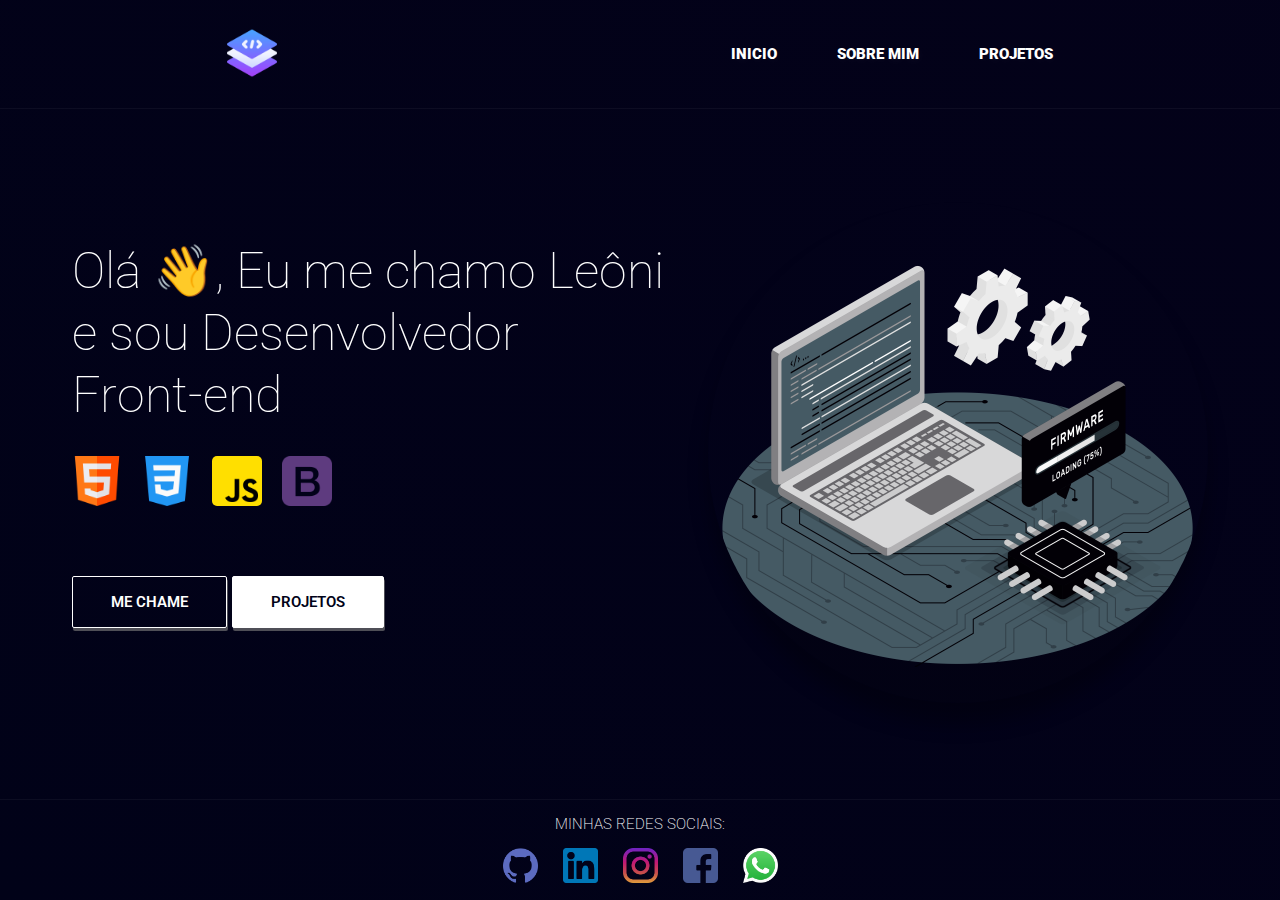
<file: index.html>
<!DOCTYPE html>
<html lang="pt-br">
<head>
    <meta charset="UTF-8">
    <meta http-equiv="X-UA-Compatible" content="IE=edge">
    <meta name="viewport" content="width=device-width, initial-scale=1.0">
    <link rel="stylesheet" href="src/css/pages/index/global/index-global.css">

    <title>HOME | X</title>
</head>
<body ondragstart="return false">
    <header class="container-header">

        <picture class="container-logo">
            <img src="src/assets/index/imgs/logo.png" alt="">
        </picture>

        <nav class="container-nav">
            <ul>
                <li><a class="home-a" href="#">INICIO</a></li>
                <li><a href="src/html/pages/about/about.html">SOBRE MIM</a></li>
                <li><a href="src/html/pages/projectss/projects.html">PROJETOS</a></li>
                <!-- <li><a href="/html/pages/contatos/contatos.html">CONTATOS</a></li> -->
            </ul>
        </nav>
    </header>

    <main class="container-body">
        <section class="container-title">

            <article>
                <p>Olá 👋, Eu me chamo Leôni</p>
                <p>e sou Desenvolvedor</p>
                <p class="front">Front-end</p>
            </article>  
            <div class="container-skills">
                <img src="src/assets/index/icons/skills/html.png" alt="Ícone ilustrativo da linguagem de marcação HTML." title="HTML">
                <img src="src/assets/index/icons/skills/css-3.png" alt="Ícone ilustrativo da linguagem de estilização CSS." title="CSS">
                <img class="js-icon" src="src/assets/index/icons/skills/js.png" alt="Ícone ilustrativo da linguagem de programação Javascript." title="Javascript">
                <!-- <img src="/assets/index/icons/skills/react2.png" alt="Ícone ilustrativo do framework React.js" title="React">
                <img src="/assets/index/icons/skills/nodeicon.png" alt="Ícone ilustrativo do open-source Node.js." title="Node.js"> -->
                <img src="src/assets/index/icons/skills/bootstrap.png" alt="Ícone ilustrativo do Bootstrap" title="Bootstrap5">
            </div>
            <div class="container-buttons">
                <a target="_blank" href="https://wa.me/5551985515406?text=Ol%C3%A1%2C%20vim%20pelo%20seu%20portf%C3%B3lio." class="btn1">ME CHAME</a>
                <a href="src/html/pages/projectss/projects.html" class="btn2">PROJETOS</a>
            </div>
        </section>

        <section class="container-img">
            <div>
                <img class="img-capa" src="src/assets/index/imgs/imgcapa.png" alt="">
            </div>
        </section>
    </main>

    <footer class="container-footer">
            <p>MINHAS REDES SOCIAIS:</p>
        <div class="container-medias">
            <a target="_blank" href="https://github.com/LeoniSantosFernandes"><img src="src/assets/index/icons/medias/github.png" alt=""></a>
            <a target="_blank" href="https://www.linkedin.com/in/leonisantos/"><img src="src/assets/index/icons/medias/linkedin.png" alt=""></a>
            <a target="_blank" href="https://www.instagram.com/leoni_dev/?next=%2F"><img src="src/assets/index/icons/medias/instagram.png" alt=""></a>
            <a target="_blank" href="https://www.facebook.com/leoni.santos.7399786/"><img src="src/assets/index/icons/medias/facebook.png" alt=""></a>
            <a target="_blank" href="https://wa.me/5551985515406?text=Ol%C3%A1%20Le%C3%B4ni%2C%20vim%20pelo%20link%20em%20seu%20portf%C3%B3lio%2C%20vamos%20conversar%3F"><img src="src/assets/index/icons/medias/whatsapp.png" alt=""></a>
        </div>
    </footer>

    <script src="#"></script>
</body>
</html>
</file>
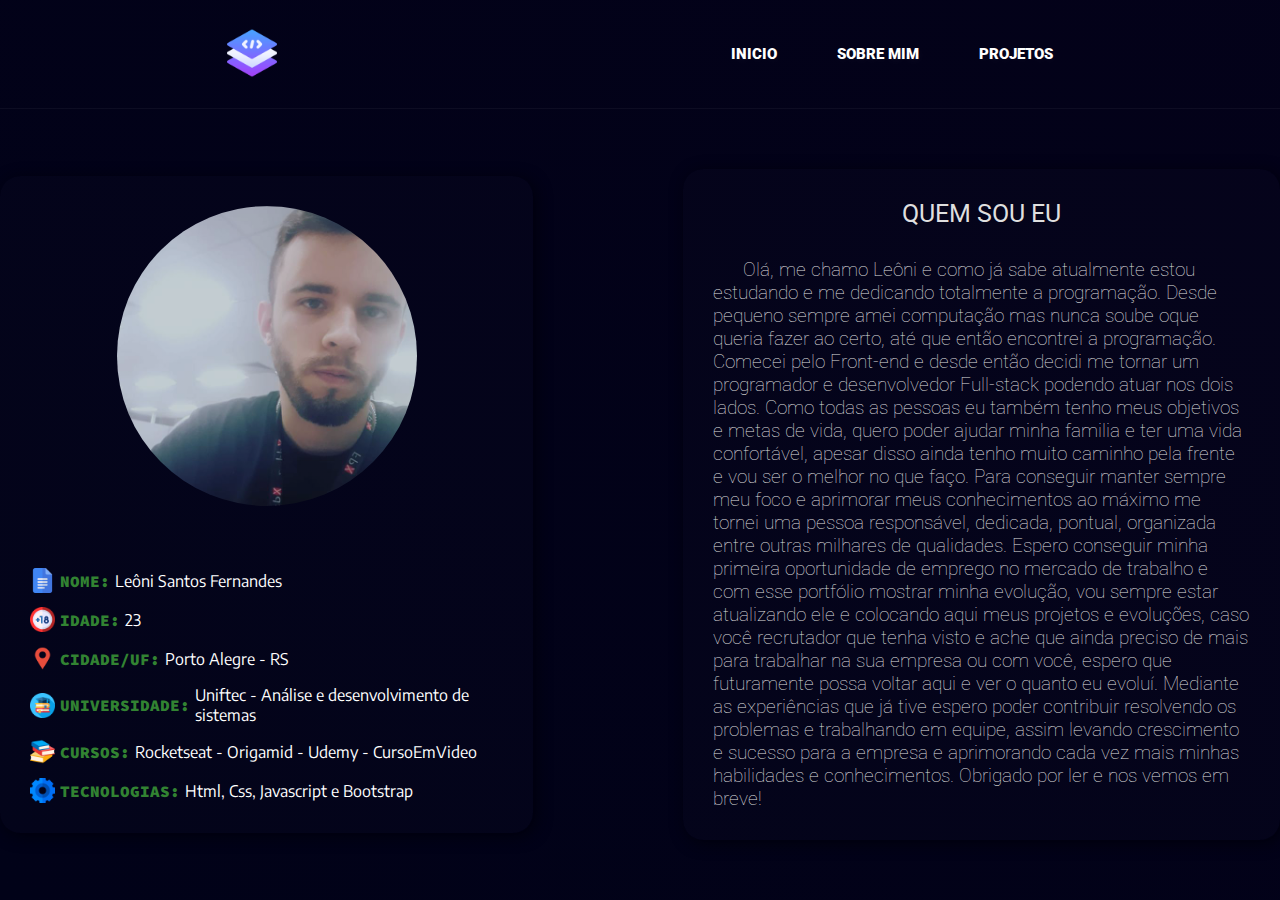
<file: src/html/pages/about/about.html>
<!DOCTYPE html>
<html lang="pt-br">
<head>
    <meta charset="UTF-8">
    <meta http-equiv="X-UA-Compatible" content="IE=edge">
    <meta name="viewport" content="width=device-width, initial-scale=1.0">
    <link rel="stylesheet" href="../../../css/pages/aboutme/global/about-global.css">

    <title>SOBRE | X</title>
</head>
<body ondragstart="return false">

    <header class="container-header">
        <picture class="container-logo">
            <img src="../../../assets/index/imgs/logo.png" alt="">
        </picture>

        <nav class="container-nav">
            <ul>
                <li><a class="home-a" href="../../../../index.html">INICIO</a></li>
                <li><a href="#">SOBRE MIM</a></li>
                <li><a href="../projectss/projects.html">PROJETOS</a></li>
                <!-- <li><a href="../contatos/contatos.html">CONTATOS</a></li> -->
            </ul>
        </nav>
    </header>

    <main class="container-about">

        <section class="container-infos">
            <div class="container-img">
                <img src="../../../assets/about/imgs/126368150_166457159372438_360582685229591606_n.jpg" alt="">
            </div>

            <ul>
                
                <li><img src="../../../assets/about/icons/icon-name2.png" alt=""><span class="info-txt2">NOME:</span> <span class="info-txt">Leôni Santos Fernandes</span></li>

                <li><img src="../../../assets/about/icons/icon-age.png" alt=""><span class="info-txt2">IDADE:</span> <span class="info-txt">23</span></li>

                <li><img src="../../../assets/about/icons/icon-localization.png" alt=""><span class="info-txt2">CIDADE/UF:</span> <span class="info-txt">Porto Alegre - RS</span></li>

                <li><img src="../../../assets/about/icons/icon-cursos.png" alt=""><span class="info-txt2">UNIVERSIDADE:</span> <span class="info-txt">Uniftec - Análise e desenvolvimento de sistemas</span></li>

                <li><img src="../../../assets/about/icons/pilha-de-livros.png" alt=""><span class="info-txt2">CURSOS:</span> <span class="info-txt">Rocketseat - Origamid - Udemy - CursoEmVideo</span></li>

                <li><img src="../../../assets/about/icons/icon-tecnology.png" alt=""><span class="info-txt2">TECNOLOGIAS:</span> <span class="info-txt">Html, Css, Javascript e Bootstrap</span></li>
            </ul>
        </section>

        <section class="container-text">

            <h1>QUEM SOU EU</h1>

            <p>Olá, me chamo Leôni e como já sabe atualmente estou estudando e me dedicando totalmente a programação. Desde pequeno sempre amei computação mas nunca soube oque queria fazer ao certo, até que então encontrei a programação. Comecei pelo Front-end e desde então decidi me tornar um programador e desenvolvedor Full-stack podendo atuar nos dois lados. Como todas as pessoas eu também tenho meus objetivos e metas de vida, quero poder ajudar minha familia e ter uma vida confortável, apesar disso ainda tenho muito caminho pela frente e vou ser o melhor no que faço. Para conseguir manter sempre meu foco e aprimorar meus conhecimentos ao máximo me tornei uma pessoa responsável, dedicada, pontual, organizada entre outras milhares de qualidades. Espero conseguir minha primeira oportunidade de emprego no mercado de trabalho e com esse portfólio mostrar minha evolução, vou sempre estar atualizando ele e colocando aqui meus projetos e evoluções, caso você recrutador que tenha visto e ache que ainda preciso de mais para trabalhar na sua empresa ou com você, espero que futuramente possa voltar aqui e ver o quanto eu evoluí. Mediante as experiências que já tive espero poder contribuir resolvendo os problemas e trabalhando em equipe, assim levando crescimento e sucesso para a empresa e aprimorando cada vez mais minhas habilidades e conhecimentos. Obrigado por ler e nos vemos em breve!</p>
        </section>

    </main>
</body>
</html>
</file>
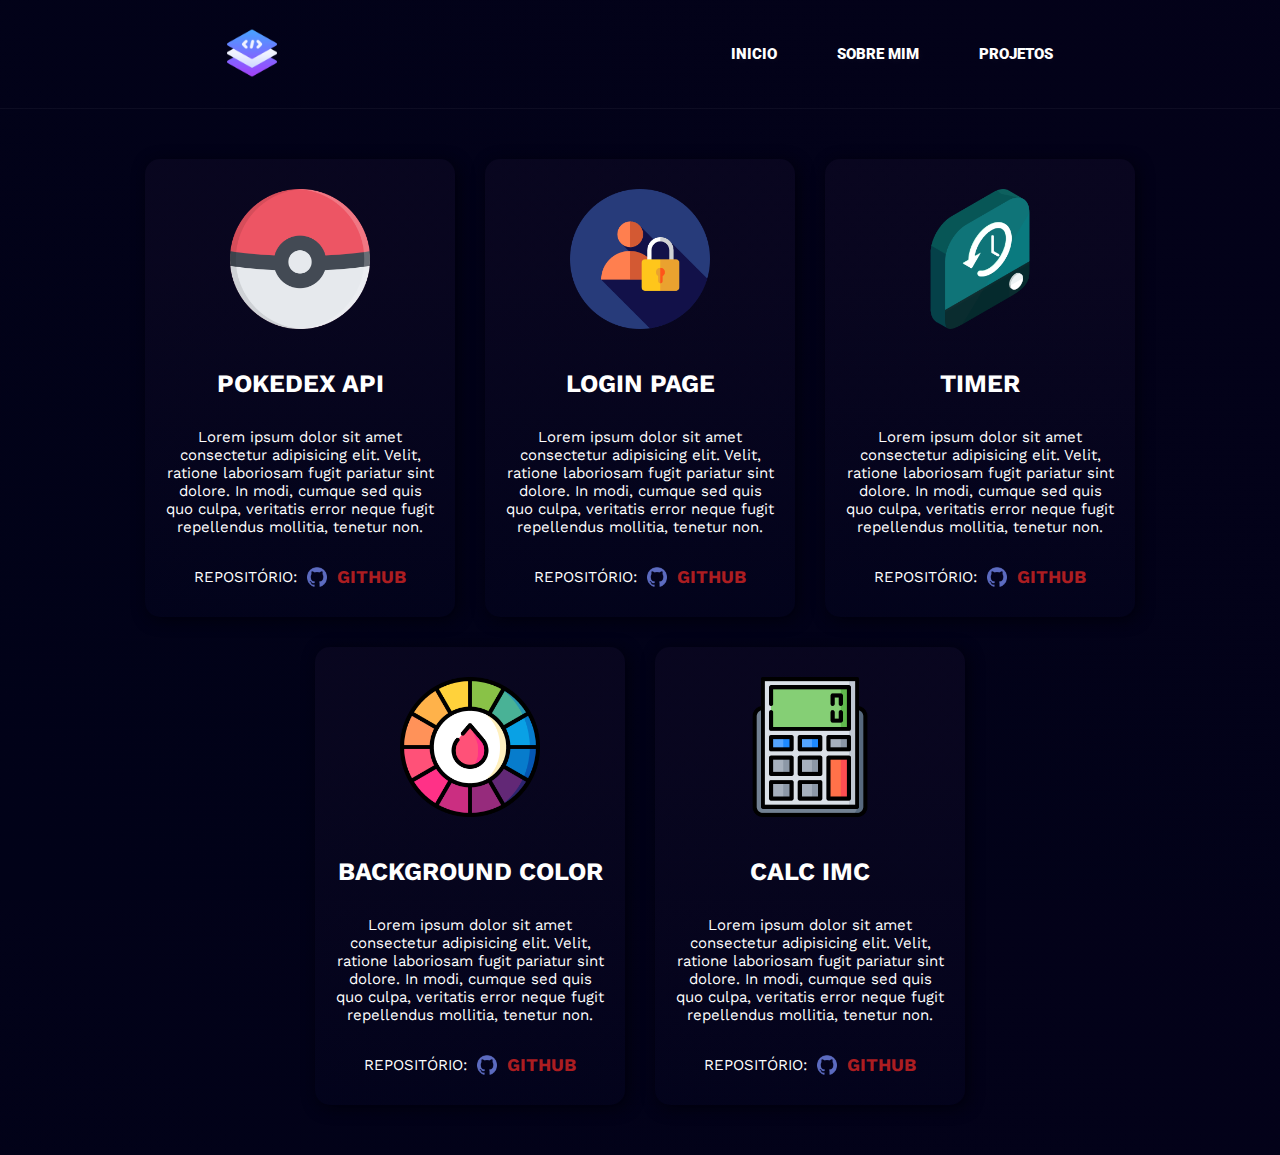
<file: src/html/pages/projectss/projects.html>
<!DOCTYPE html>
<html lang="en">
<head>
    <meta charset="UTF-8">
    <meta http-equiv="X-UA-Compatible" content="IE=edge">
    <meta name="viewport" content="width=device-width, initial-scale=1.0">
    <link rel="stylesheet" href="../../../css/pages/projectss/global/global-projects.css">

    <title>PROJETOS | X</title>
</head>
<body ondragstart="return false">
    <header class="container-header">

        <picture class="container-logo">
            <img src="../../../assets/index/imgs/logo.png" alt="">
        </picture>

        <nav class="container-nav">
            <ul>
                <li><a class="home-a" href="../../../../index.html">INICIO</a></li>
                <li><a href="../about/about.html">SOBRE MIM</a></li>
                <li><a href="#">PROJETOS</a></li>
                <!-- <li><a href="../contatos/contatos.html">CONTATOS</a></li> -->
            </ul>
        </nav>
    </header>
    <!-- <section class="search-projects">
        <label for="search">PROCURE UM PROJETO POR AQUI</label>
        <input type="text" id="search" placeholder="search here...">
    </section> -->

    <main class="container-body">

        <section class="container-projects">
            <!-- projeto pokedex  -->
            <div class="cards-projects">

                <div class="img-projects">
                    <img src="../../../assets/projectss/imgs/pokedex-projects.png" alt="">
                </div>
                <div class="titles-projects">
                    <h2>POKEDEX API</h2>
                        
                    <p class="description">Lorem ipsum dolor sit amet consectetur adipisicing elit. Velit, ratione laboriosam fugit pariatur sint dolore. In modi, cumque sed quis quo culpa, veritatis error neque fugit repellendus mollitia, tenetur non.</p>

                    <div class="repository">
                        <p>REPOSITÓRIO: <img src="../../../assets/projectss/icons/medias/github.png" alt=""> <a target="_blank" href="https://github.com/LeoniSantosFernandes/pokedex">GITHUB</a></p>
                    </div>
                </div>

            </div>

            <!-- projeto login page  -->
            <div class="cards-projects">

                <div class="img-projects">
                    <img src="../../../assets/projectss/imgs/loginpage-projects.png" alt="">
                </div>
                <div class="titles-projects">
                    <h2>LOGIN PAGE</h2>

                    <p class="description">Lorem ipsum dolor sit amet consectetur adipisicing elit. Velit, ratione laboriosam fugit pariatur sint dolore. In modi, cumque sed quis quo culpa, veritatis error neque fugit repellendus mollitia, tenetur non.</p>

                    <div class="repository">
                        <p>REPOSITÓRIO: <img src="../../../assets/projectss/icons/medias/github.png" alt=""> <a target="_blank" href="https://github.com/LeoniSantosFernandes/loginpage">GITHUB</a></p>
                    </div>
                </div>

            </div>

            <!-- projeto timer-->
            <div class="cards-projects">

                <div class="img-projects">
                    <img src="../../../assets/projectss/imgs/timer-projects.png" alt="">
                </div>
                <div class="titles-projects">
                    <h2>TIMER</h2>

                    <p class="description">Lorem ipsum dolor sit amet consectetur adipisicing elit. Velit, ratione laboriosam fugit pariatur sint dolore. In modi, cumque sed quis quo culpa, veritatis error neque fugit repellendus mollitia, tenetur non.</p>

                    <div class="repository">
                        <p>REPOSITÓRIO: <img src="../../../assets/projectss/icons/medias/github.png" alt=""> <a target="_blank" href="https://github.com/LeoniSantosFernandes/timer">GITHUB</a></p>
                    </div>
                </div>

            </div>

            <!-- projeto background-->
            <div class="cards-projects">

                <div class="img-projects">
                    <img src="../../../assets/projectss/imgs/background-projects.png" alt="">
                </div>
                <div class="titles-projects">
                    <h2>BACKGROUND COLOR</h2>

                    <p class="description">Lorem ipsum dolor sit amet consectetur adipisicing elit. Velit, ratione laboriosam fugit pariatur sint dolore. In modi, cumque sed quis quo culpa, veritatis error neque fugit repellendus mollitia, tenetur non.</p>

                    <div class="repository">
                        <p>REPOSITÓRIO: <img src="../../../assets/projectss/icons/medias/github.png" alt=""> <a target="_blank" href="https://github.com/LeoniSantosFernandes/background">GITHUB</a></p>
                    </div>
                </div>

            </div>

            <!-- projeto calc imc -->
            <div class="cards-projects">

                <div class="img-projects">
                    <img src="../../../assets/projectss/imgs/calcimc-projects.png" alt="">
                </div>
                <div class="titles-projects">
                    <h2>CALC IMC</h2>

                    <p class="description">Lorem ipsum dolor sit amet consectetur adipisicing elit. Velit, ratione laboriosam fugit pariatur sint dolore. In modi, cumque sed quis quo culpa, veritatis error neque fugit repellendus mollitia, tenetur non.</p>

                    <div class="repository">
                        <p>REPOSITÓRIO: <img src="../../../assets/projectss/icons/medias/github.png" alt=""> <a target="_blank" href="https://github.com/LeoniSantosFernandes/calc-imc">GITHUB</a></p>
                    </div>
                </div>

            </div>

        </section>


    </main>
</body>
</html>
</file>
<file: src/css/pages/index/global/index-global.css>
@import url('../components/buttons.css');
@import url('../components/containers.css');
@import url('../components/img-capa.css');
@import url('../components/img-icons.css');
@import url('../components/keyframes.css');
@import url('../components/logo.css');
@import url('../components/nav.css');
@import url('../components/title.css');
@import url('../resets/index-resets.css');
@import url('../components/footer.css');
@import url('../components/img-medias.css');
@import url('../components/mq-index.css');
</file>
<file: src/css/pages/aboutme/global/about-global.css>
@import url('../resets/about-resets.css');
@import url('../components/about-nav.css');
@import url('../components/containers-about.css');
@import url('../components/logo-about.css');
@import url('../components/info-about.css');
@import url('../components/profile-about.css');
@import url('../components/txt-about.css');
</file>
<file: src/css/pages/projectss/global/global-projects.css>
@import url('../resets/resets.css');
@import url('../components/nav-projects.css');
@import url('../components/logo-projects.css');
@import url('../components/containers-projects.css');
@import url('../components/cards.css');
@import url('../components/search-projects.css');
@import url('../components/mq-projects.css');
</file>
